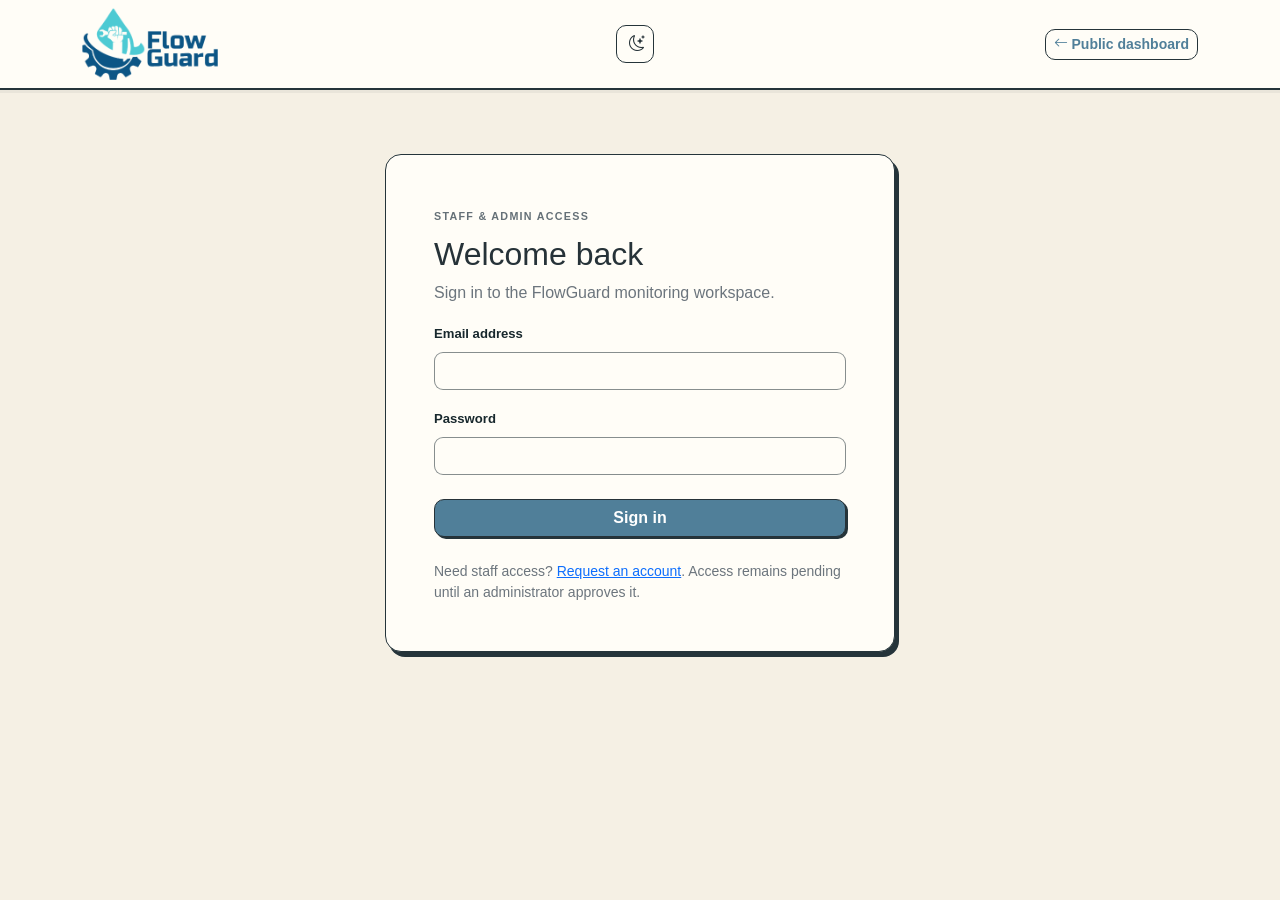
<file: login.html>
<!doctype html><html lang="en" data-bs-theme="light"><head><meta charset="utf-8"><meta name="viewport" content="width=device-width,initial-scale=1"><title>Login · FlowGuard</title><link href="https://cdn.jsdelivr.net/npm/bootstrap@5.3.3/dist/css/bootstrap.min.css" rel="stylesheet"><link href="https://cdn.jsdelivr.net/npm/bootstrap-icons@1.11.3/font/bootstrap-icons.min.css" rel="stylesheet"><link href="css/style.css" rel="stylesheet"><link href="css/portal.css" rel="stylesheet"></head><body class="auth-page"><nav class="navbar app-navbar"><div class="container"><a class="navbar-brand flowguard-brand" href="index.html"><img src="assets/flowguard-logo.png" alt="FlowGuard"></a><button id="themeToggle" class="btn btn-icon" aria-label="Toggle theme"><i class="bi bi-moon-stars"></i></button><a class="btn btn-sm btn-outline-primary" href="index.html"><i class="bi bi-arrow-left me-1"></i>Public dashboard</a></div></nav><main class="container py-5"><div class="auth-card card mx-auto"><div class="card-body p-4 p-md-5"><span class="eyebrow">STAFF & ADMIN ACCESS</span><h1 class="h2 mt-2">Welcome back</h1><p class="text-secondary">Sign in to the FlowGuard monitoring workspace.</p><div id="authMessage" class="alert d-none" role="status"></div><form data-auth="login"><div class="mb-3"><label class="form-label" for="email">Email address</label><input class="form-control" id="email" name="email" type="email" autocomplete="username" required></div><div class="mb-3"><label class="form-label" for="password">Password</label><input class="form-control" id="password" name="password" type="password" autocomplete="current-password" required></div><button class="btn btn-primary w-100 mt-2" type="submit">Sign in</button></form><p class="small text-secondary mt-4 mb-0">Need staff access? <a href="register.html">Request an account</a>. Access remains pending until an administrator approves it.</p></div></div></main><script src="config.js"></script><script type="module" src="js/auth.js"></script></body></html>
</file>
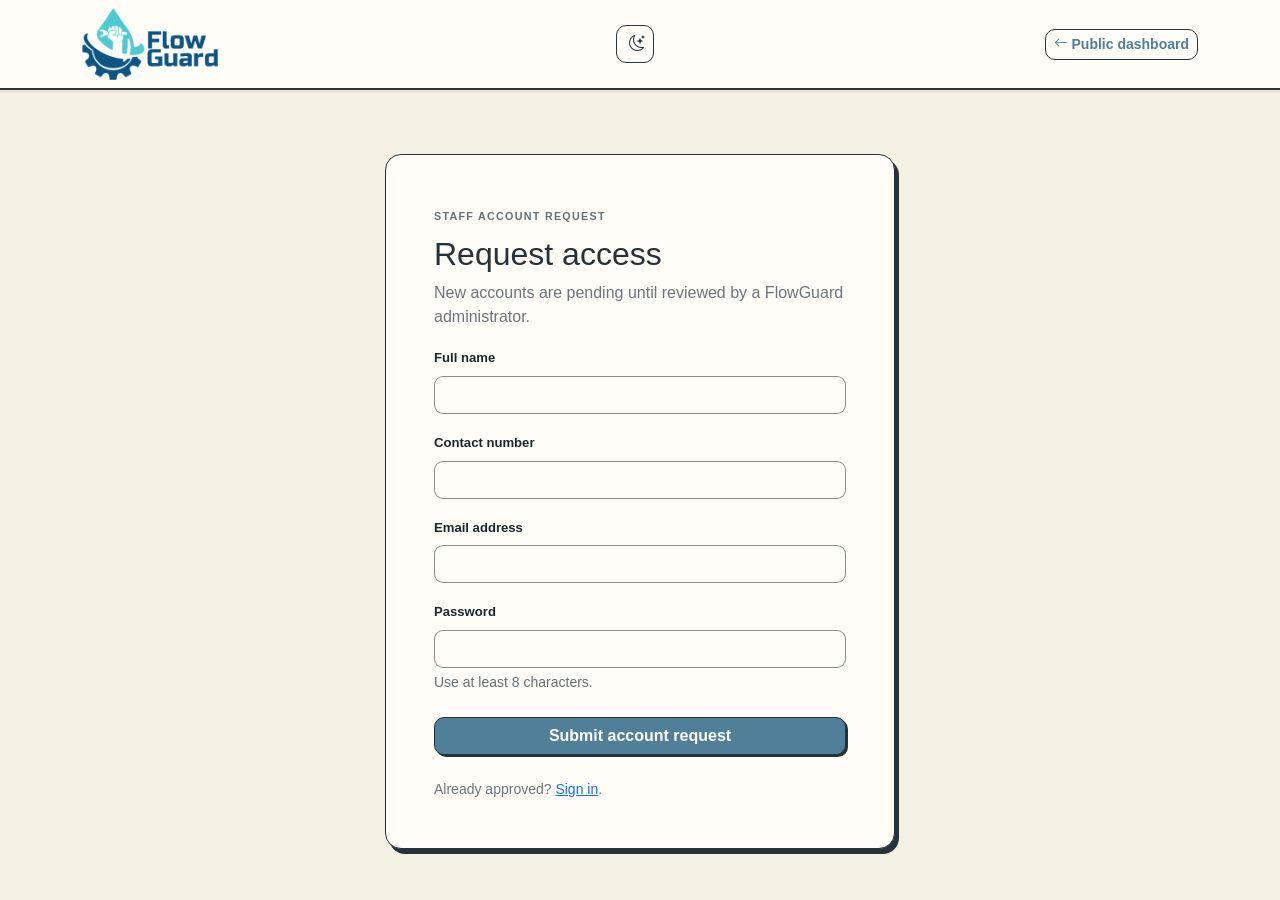
<file: register.html>
<!doctype html><html lang="en" data-bs-theme="light"><head><meta charset="utf-8"><meta name="viewport" content="width=device-width,initial-scale=1"><title>Request access · FlowGuard</title><link href="https://cdn.jsdelivr.net/npm/bootstrap@5.3.3/dist/css/bootstrap.min.css" rel="stylesheet"><link href="https://cdn.jsdelivr.net/npm/bootstrap-icons@1.11.3/font/bootstrap-icons.min.css" rel="stylesheet"><link href="css/style.css" rel="stylesheet"><link href="css/portal.css" rel="stylesheet"></head><body class="auth-page"><nav class="navbar app-navbar"><div class="container"><a class="navbar-brand flowguard-brand" href="index.html"><img src="assets/flowguard-logo.png" alt="FlowGuard"></a><button id="themeToggle" class="btn btn-icon" aria-label="Toggle theme"><i class="bi bi-moon-stars"></i></button><a class="btn btn-sm btn-outline-primary" href="index.html"><i class="bi bi-arrow-left me-1"></i>Public dashboard</a></div></nav><main class="container py-5"><div class="auth-card card mx-auto"><div class="card-body p-4 p-md-5"><span class="eyebrow">STAFF ACCOUNT REQUEST</span><h1 class="h2 mt-2">Request access</h1><p class="text-secondary">New accounts are pending until reviewed by a FlowGuard administrator.</p><div id="authMessage" class="alert d-none" role="status"></div><form data-auth="register"><div class="mb-3"><label class="form-label" for="full_name">Full name</label><input class="form-control" id="full_name" name="full_name" autocomplete="name" required maxlength="120"></div><div class="mb-3"><label class="form-label" for="contact_number">Contact number</label><input class="form-control" id="contact_number" name="contact_number" type="tel" autocomplete="tel" maxlength="40"></div><div class="mb-3"><label class="form-label" for="email">Email address</label><input class="form-control" id="email" name="email" type="email" autocomplete="email" required></div><div class="mb-3"><label class="form-label" for="password">Password</label><input class="form-control" id="password" name="password" type="password" autocomplete="new-password" minlength="8" required><div class="form-text">Use at least 8 characters.</div></div><button class="btn btn-primary w-100 mt-2" type="submit">Submit account request</button></form><p class="small text-secondary mt-4 mb-0">Already approved? <a href="login.html">Sign in</a>.</p></div></div></main><script src="config.js"></script><script type="module" src="js/auth.js"></script></body></html>
</file>
<file: css/style.css>
:root{--bg:#f5f0e4;--surface:#fffdf7;--surface-2:#f8f6ee;--text:#263238;--heading:#18282d;--muted:#657077;--border:#25343a;--blue:#b9dded;--blue-strong:#507f99;--yellow:#f8d66b;--green:#cce5ba;--pink:#f2bfce;--danger:#c63d50;--shadow:4px 5px 0 #25343a;--radius:16px;--bs-body-bg:var(--bg);--bs-body-color:var(--text);--bs-secondary-color:var(--muted);--bs-card-bg:var(--surface);--bs-border-color:var(--border);--bs-primary:#507f99;--bs-primary-rgb:80,127,153;--bs-danger:#c63d50;--bs-danger-rgb:198,61,80;--bs-link-color:#345e76;--bs-link-hover-color:#263f51}
html[data-bs-theme=dark]{--bg:#151e24;--surface:#233039;--surface-2:#1a262e;--text:#edf1eb;--heading:#fff9e9;--muted:#bdc9cb;--border:#52636a;--blue:#85b9d2;--blue-strong:#85b9d2;--yellow:#eac45d;--green:#b5d9a2;--pink:#e8a9bf;--danger:#ff8b9b;--shadow:4px 5px 0 #0a1015;--bs-primary:#85b9d2;--bs-primary-rgb:133,185,210;--bs-danger:#ff8b9b;--bs-danger-rgb:255,139,155;--bs-link-color:#a8d4e8;--bs-link-hover-color:#d8effa;color-scheme:dark}
.nav-actions{display:flex;align-items:center;gap:.55rem!important}
.nav-actions .btn{height:38px;display:inline-flex;align-items:center;justify-content:center;padding:0 14px;border:1.5px solid var(--border);border-radius:10px;font-size:.78rem;line-height:1;box-shadow:2px 2px 0 var(--border)}
.nav-actions .btn-icon{width:38px;padding:0}
.nav-actions .btn-outline-primary{--bs-btn-color:var(--text);--bs-btn-border-color:var(--border);--bs-btn-hover-bg:var(--surface-2);--bs-btn-hover-color:var(--heading);--bs-btn-hover-border-color:var(--border);background:var(--surface)}
.nav-actions .btn-primary{--bs-btn-bg:#507f99;--bs-btn-border-color:var(--border);--bs-btn-hover-bg:#406a82;--bs-btn-hover-border-color:var(--border);--bs-btn-color:#fff;--bs-btn-hover-color:#fff}
@media(max-width:991.98px){.nav-actions{padding:8px 0 12px}}
*{box-sizing:border-box}body{background:var(--bg);color:var(--text);font-family:'DM Sans',Arial,sans-serif;line-height:1.5;transition:background .2s,color .2s}.navbar,.card,.modal-content,.list-group-item{--bs-card-bg:var(--surface)}h1,h2,h3,h4,.navbar-brand,.temperature{font-family:'Space Grotesk','DM Sans',sans-serif;color:var(--heading);font-weight:700}.app-navbar{background:var(--surface);border-bottom:2px solid var(--border);box-shadow:0 3px 0 rgba(37,52,58,.06)}.navbar-brand{font-size:1.08rem;letter-spacing:.045em}.brand-mark{width:34px;height:34px;display:grid;place-items:center;background:var(--blue);border:2px solid var(--border);border-radius:10px;color:#263238}.brand-accent{color:var(--blue-strong)}.nav-link{font-weight:600;color:var(--muted)}.nav-link.active,.nav-link:hover{color:var(--heading)}.btn{font-weight:700;border-radius:10px}.btn-primary{--bs-btn-bg:#507f99;--bs-btn-border-color:#263238;--bs-btn-hover-bg:#406a82;--bs-btn-hover-border-color:#263238;--bs-btn-color:white;--bs-btn-hover-color:white;box-shadow:2px 2px 0 var(--border)}.btn-outline-primary{--bs-btn-color:var(--blue-strong);--bs-btn-border-color:var(--border);--bs-btn-hover-bg:var(--blue);--bs-btn-hover-color:var(--heading);--bs-btn-hover-border-color:var(--border)}.btn-danger{--bs-btn-bg:#c63d50;--bs-btn-border-color:#7f2634;--bs-btn-hover-bg:#aa3042;--bs-btn-hover-border-color:#7f2634;box-shadow:2px 2px 0 #7f2634}.btn-icon{width:38px;height:38px;border:1px solid var(--border);color:var(--text);display:grid;place-items:center}.btn-icon:hover{background:var(--surface-2)}.page-heading{padding-top:.25rem}.page-heading h1{font-size:clamp(1.8rem,3vw,2.5rem);margin:.3rem 0}.eyebrow{font-size:.67rem;letter-spacing:.12em;font-weight:700;color:var(--muted)}.live-dot,.status-dot{display:inline-block;width:9px;height:9px;background:#4eaa6a;border-radius:50%;margin-right:.4rem;box-shadow:0 0 0 3px rgba(78,170,106,.14)}.system-pill{display:flex;align-items:center;background:var(--surface);border:1px solid var(--border);border-radius:12px;padding:9px 13px;box-shadow:2px 2px 0 rgba(37,52,58,.12)}.system-pill strong,.system-pill small{display:block;font-size:.72rem}.system-pill small{color:var(--muted)}.system-pill>i{color:var(--muted)}.card{height:100%;border:1.5px solid var(--border);border-radius:var(--radius);box-shadow:var(--shadow);overflow:hidden;background:var(--surface)}.card-header,.card-footer{background:transparent;border-color:color-mix(in srgb,var(--border) 28%,transparent);padding:1rem 1.25rem}.card-header h2{color:var(--heading)}.card-body{color:var(--text)}.status-overview{background:var(--blue)}html[data-bs-theme=dark] .status-overview{background:#293e49}.status-overview .eyebrow{color:color-mix(in srgb,var(--heading) 72%,transparent)}.risk-icon,.weather-icon{width:44px;height:44px;border:1.5px solid var(--border);border-radius:13px;display:grid;place-items:center;font-size:1.25rem;background:var(--surface)}.risk-meter{height:9px;border:1px solid var(--border);border-radius:20px;background:rgba(255,255,255,.6);overflow:hidden}.risk-meter span{display:block;height:100%;width:48%;background:#e3bd4d;transition:width .3s,background .3s}.mini-stat-row{display:flex;gap:2rem;border-top:1px solid rgba(37,52,58,.18);padding-top:14px}.mini-stat-row div{display:flex;flex-direction:column}.mini-stat-row strong{font:700 1.2rem 'Space Grotesk';color:var(--heading)}.mini-stat-row span{font-size:.72rem;color:var(--muted)}.weather-card .weather-icon{background:#f8d66b}.weather-main{display:flex;justify-content:space-between;align-items:center;margin:1rem 0}.temperature{font-size:2.7rem;line-height:1}.weather-condition{display:block;color:var(--muted);font-size:.8rem}.weather-metrics{display:flex;gap:1rem}.weather-metrics>div{display:flex;align-items:center;gap:.45rem}.weather-metrics i{font-size:1.1rem;color:var(--blue-strong)}.weather-metrics strong,.weather-metrics small{display:block;font-size:.75rem}.weather-metrics small{font-size:.65rem;color:var(--muted)}.forecast-strip{display:grid;grid-template-columns:repeat(3,1fr);gap:8px;border-top:1px solid color-mix(in srgb,var(--border) 20%,transparent);padding-top:12px}.forecast-day{display:grid;grid-template-columns:1fr auto;align-items:center;column-gap:6px;font-size:.67rem;color:var(--muted)}.forecast-day>i{grid-row:span 2;color:#507f99;font-size:1rem}.forecast-day strong{font-size:.78rem;color:var(--heading)}.forecast-day small{grid-column:1/-1}.risk-card{background:var(--surface-2)}.risk-context{display:flex;gap:12px;align-items:center;background:var(--surface);border:1px solid color-mix(in srgb,var(--border) 40%,transparent);border-radius:12px;padding:12px}.context-icon{width:38px;height:38px;background:var(--blue);border-radius:10px;display:grid;place-items:center;font-size:1.1rem;color:#31556b}.risk-context strong,.risk-context small{display:block;font-size:.8rem}.risk-context small{color:var(--muted);font-size:.72rem}.risk-legend{display:flex;gap:6px;flex-wrap:wrap}.badge-risk{font-size:.58rem;letter-spacing:.04em;border:1px solid currentColor;border-radius:20px;padding:3px 8px;font-weight:700}.risk-low{color:#378054}.risk-moderate{color:#9a7900}.risk-high{color:#bd641b}.risk-critical{color:#bd3345}.section-title h2{color:var(--heading)}.summary-card{border:1.5px solid var(--border);border-radius:14px;background:var(--surface);box-shadow:3px 3px 0 rgba(37,52,58,.18);padding:14px;min-height:92px;display:flex;align-items:center;gap:12px}.summary-icon{width:38px;height:38px;border-radius:11px;display:grid;place-items:center;font-size:1.05rem;border:1px solid currentColor}.summary-card strong{display:block;color:var(--heading);font:700 1.35rem 'Space Grotesk'}.summary-card small{display:block;color:var(--muted);font-weight:600;font-size:.7rem}.state-normal .summary-icon{background:#e1f0d6;color:#39844f}.state-warning .summary-icon{background:#fff0bd;color:#9a7900}.state-high-risk .summary-icon{background:#ffe0bd;color:#ba641b}.state-critical .summary-icon{background:#f8d7dc;color:#bd3345}.state-offline .summary-icon{background:#e2e3e5;color:#62686d}html[data-bs-theme=dark] .state-normal .summary-icon{background:#284535}html[data-bs-theme=dark] .state-warning .summary-icon{background:#4b4528}html[data-bs-theme=dark] .state-high-risk .summary-icon{background:#503927}html[data-bs-theme=dark] .state-critical .summary-icon{background:#512c34}html[data-bs-theme=dark] .state-offline .summary-icon{background:#394247}.map-card .card-header{border-bottom:1.5px solid color-mix(in srgb,var(--border) 25%,transparent)}#drainMap{min-height:450px;z-index:1}.map-legend{display:flex;gap:10px;flex-wrap:wrap}.map-legend span{font-size:.65rem;color:var(--muted);white-space:nowrap}.legend-dot{display:inline-block;width:9px;height:9px;border-radius:50%;margin-right:4px}.legend-dot.normal{background:#43a765}.legend-dot.warning{background:#e3c13e}.legend-dot.high-risk{background:#ed8a39}.legend-dot.critical{background:#d34552}.legend-dot.offline{background:#858b90}.leaflet-popup-content-wrapper,.leaflet-popup-tip{background:var(--surface);color:var(--text)}.leaflet-popup-content{font-family:'DM Sans',sans-serif}.drain-popup{min-width:170px}.drain-popup strong{color:var(--heading);font-family:'Space Grotesk'}.drain-popup .popup-status{font-size:.72rem;font-weight:700}.drain-popup p{margin:.35rem 0;font-size:.75rem}.drain-popup a{font-size:.72rem;font-weight:700}.drain-marker{width:18px;height:18px;border:3px solid white;border-radius:50%;box-shadow:0 0 0 2px rgba(24,40,45,.75),0 2px 5px #18282d80}.drain-marker.normal{background:#43a765}.drain-marker.warning{background:#e3c13e}.drain-marker.high-risk{background:#ed8a39}.drain-marker.critical{background:#d34552;animation:criticalPulse 1.6s infinite}.drain-marker.offline{background:#858b90}@keyframes criticalPulse{50%{box-shadow:0 0 0 6px #d3455233,0 0 0 2px rgba(24,40,45,.75)}}.alert-count{font-size:.68rem;font-weight:700;color:var(--danger);background:color-mix(in srgb,var(--danger) 12%,transparent);padding:5px 9px;border-radius:15px}.alerts-card .list-group{min-height:280px}.list-group-item{background:var(--surface);color:var(--text);border-color:color-mix(in srgb,var(--border) 22%,transparent);padding:1rem 1.25rem}.alert-item{display:flex;gap:11px}.alert-item .alert-symbol{width:34px;height:34px;flex:none;display:grid;place-items:center;border-radius:10px;background:#f8d7dc;color:#bd3345}.alert-item.warning .alert-symbol{background:#fff0bd;color:#9a7900}.alert-item strong{font-size:.82rem;display:block;color:var(--heading)}.alert-item small{display:block;font-size:.7rem;color:var(--muted)}.alert-item p{font-size:.72rem;margin:.25rem 0 0;color:var(--text)}.empty-alerts{padding:2rem 1.25rem;text-align:center;color:var(--muted);font-size:.82rem}.about-strip{display:flex;align-items:center;justify-content:space-between;gap:24px;background:var(--blue);border:1.5px solid var(--border);border-radius:var(--radius);padding:18px 22px;box-shadow:3px 3px 0 rgba(37,52,58,.17)}html[data-bs-theme=dark] .about-strip{background:#293e49}.about-strip h2{color:var(--heading)}.about-strip p{max-width:720px}.about-meta{display:grid;gap:7px;white-space:nowrap;font-size:.73rem;font-weight:700}.about-meta i{color:var(--blue-strong);margin-right:5px}.app-footer{display:flex;justify-content:space-between;gap:12px;padding:10px 2px 56px;color:var(--muted);font-size:.68rem}.emergency-fab{position:fixed;z-index:1040;left:18px;bottom:18px;border-radius:30px;padding:11px 17px;box-shadow:3px 4px 0 #7f2634}.emergency-fab i{margin-right:7px}.modal-content{border:1.5px solid var(--border);border-radius:18px;box-shadow:6px 7px 0 rgba(0,0,0,.2)}.modal-header,.modal-footer{border-color:color-mix(in srgb,var(--border) 25%,transparent)}.contact-list{display:grid;gap:8px}.contact-list a{display:flex;align-items:center;gap:10px;padding:10px;border:1px solid color-mix(in srgb,var(--border) 25%,transparent);border-radius:11px;text-decoration:none;color:var(--text)}.contact-list a:hover{background:var(--surface-2)}.contact-icon{width:34px;height:34px;border-radius:9px;display:grid;place-items:center;background:#e4eef5;color:#416f89}.contact-icon.medical{background:#fce4e7;color:#bb3c4e}.contact-icon.fire{background:#ffebd9;color:#bb641b}.contact-icon.barangay{background:#e5f0dc;color:#477b3c}.contact-list a span:nth-child(2){flex:1}.contact-list strong,.contact-list small{display:block}.contact-list strong{font-size:.83rem}.contact-list small{font-size:.67rem;color:var(--muted)}.contact-list b{font:700 .85rem 'Space Grotesk';color:var(--heading)}.critical-modal .modal-dialog{}.critical-symbol{display:grid;place-items:center;width:48px;height:48px;border-radius:14px;background:#f8d7dc;color:#bd3345;font-size:1.35rem}.critical-drain-row{padding:10px 12px;background:var(--surface-2);border:1px solid color-mix(in srgb,var(--border) 22%,transparent);border-radius:10px;margin-top:8px}.critical-drain-row strong,.critical-drain-row small{display:block}.critical-drain-row small{color:var(--muted);font-size:.75rem}.safety-copy{background:#fff3cd;color:#765900;border-radius:9px;padding:10px;font-size:.78rem}html[data-bs-theme=dark] .safety-copy{background:#494126;color:#f0dda0}.leaflet-control-attribution{font-size:9px!important}@media(max-width:767.98px){#drainMap{min-height:350px}.about-strip{align-items:flex-start;flex-direction:column}.about-meta{white-space:normal;grid-template-columns:1fr 1fr}.app-footer{flex-direction:column}.weather-metrics{gap:.6rem}.weather-main{align-items:flex-start}.map-legend{gap:6px}.emergency-fab{left:12px;bottom:12px;padding:10px 14px}}@media(prefers-reduced-motion:reduce){*,*::before,*::after{animation-duration:.01ms!important;transition-duration:.01ms!important;scroll-behavior:auto!important}}
</file>
<file: css/portal.css>
.auth-page{min-height:100vh}.auth-card{max-width:510px;margin-top:1rem}.form-control,.form-select{background-color:var(--surface);color:var(--text);border:1px solid color-mix(in srgb,var(--border) 55%,transparent);border-radius:9px}.form-control:focus,.form-select:focus{background-color:var(--surface);color:var(--text);border-color:var(--blue-strong);box-shadow:0 0 0 .2rem color-mix(in srgb,var(--blue-strong) 25%,transparent)}.form-label{font-size:.82rem;font-weight:700;color:var(--heading)}.form-text{color:var(--muted)}.portal-tabs{gap:4px}.portal-tabs .nav-link{color:var(--muted);font-weight:700}.portal-tabs .nav-link.active{background:#507f99;color:#fff}.table{--bs-table-bg:transparent;--bs-table-color:var(--text);--bs-table-border-color:color-mix(in srgb,var(--border) 20%,transparent);margin-bottom:0;font-size:.78rem}.table th{font-size:.68rem;letter-spacing:.04em;text-transform:uppercase;color:var(--muted);white-space:nowrap}.table td{min-width:72px}.text-bg-warning{color:#433500!important}.profile-details{display:grid;grid-template-columns:repeat(2,minmax(0,1fr));gap:0 18px;margin-bottom:0}.profile-details>div{padding:10px 0;border-bottom:1px solid color-mix(in srgb,var(--border) 18%,transparent)}.profile-details dt{font-size:.66rem;text-transform:uppercase;letter-spacing:.06em;color:var(--muted)}.profile-details dd{font-size:.85rem;margin:2px 0 0;color:var(--heading);font-weight:600}@media(max-width:575.98px){.profile-details{grid-template-columns:1fr}}
.flowguard-brand{padding:0;margin-right:.5rem;line-height:1}.flowguard-brand img{display:block;width:136px;height:72px;object-fit:contain}.hero-map-card{min-height:630px}.hero-map-card #drainMap{height:min(70vh,720px);min-height:500px}.contact-sidebar{background:var(--surface)}.contact-sidebar .card-body{display:flex;flex-direction:column}.contact-card-list{display:grid;gap:9px;margin-top:.4rem}.sidebar-contact{display:flex;align-items:center;gap:10px;padding:10px 9px;border:1px solid color-mix(in srgb,var(--border) 24%,transparent);border-radius:11px;text-decoration:none;color:var(--text);transition:background .18s}.sidebar-contact:hover{background:var(--surface-2)}.sidebar-contact>span:nth-child(2){flex:1}.sidebar-contact small,.sidebar-contact strong{display:block}.sidebar-contact small{font-size:.69rem;color:var(--muted)}.sidebar-contact strong{font-size:.9rem;color:var(--heading)}.sidebar-contact .call-icon{font-size:.76rem;color:var(--blue-strong)}.sidebar-contact-icon{width:34px;height:34px;border-radius:9px;display:grid;place-items:center;background:#e4eef5;color:#416f89}.sidebar-contact-icon.medical{background:#fce4e7;color:#bb3c4e}.sidebar-contact-icon.fire{background:#ffebd9;color:#bb641b}.sidebar-contact-icon.barangay{background:#e5f0dc;color:#477b3c}.contact-safety-note{margin-top:auto;padding:12px 9px 0;color:var(--muted);font-size:.69rem}.pipe-line{display:inline-block;width:24px;height:4px;border-radius:4px;margin:0 4px 2px 0}.pipe-a{background:#17aebb}.pipe-b{background:#14649a}.pipe-c{background:#42a9d0}.pipe-d{background:#195f86}@media(max-width:991.98px){.flowguard-brand img{width:120px;height:64px}.hero-map-card{min-height:0}.hero-map-card #drainMap{height:460px;min-height:380px}.contact-sidebar .card-body{padding-bottom:1.25rem!important}.contact-safety-note{margin-top:14px}}@media(max-width:575.98px){.hero-map-card #drainMap{height:390px;min-height:350px}.map-legend{gap:5px}}
.hero-map-card{min-height:0}.hero-map-card #drainMap{height:auto;min-height:0}.pipe-map{overflow:hidden;background:#141a1b;border-radius:0 0 14px 14px}.pipe-diagram{display:block;width:100%;height:auto;aspect-ratio:1200/560;background:#141a1b}.pipe-shaft{fill:none;stroke:#68787b;stroke-width:142;stroke-linecap:square;stroke-linejoin:miter}.pipe-water{fill:none;stroke:#08785f;stroke-width:86;stroke-linecap:square;stroke-linejoin:miter}.pipe-flowline{fill:none;stroke:#9bd2a0;stroke-width:3;stroke-dasharray:18 15;stroke-linecap:round;opacity:.85}.pipe-edge{fill:none;stroke:#87979a;stroke-width:7;opacity:.9}.pipe-end{fill:none;stroke:#a0adaf;stroke-width:10}.pipe-label{fill:#e9f3ef;font:700 19px 'DM Sans',sans-serif;letter-spacing:1px;paint-order:stroke;stroke:#141a1b;stroke-width:6px}.pipe-caption{fill:#c5d0ce;font:600 14px 'DM Sans',sans-serif;letter-spacing:2px}.pipe-junction circle{fill:#0a6b50;stroke:#8ad39b;stroke-width:4}.pipe-junction path{fill:#76d328;stroke:#31951e;stroke-width:2}.pipe-drain-marker{cursor:pointer;outline:none}.marker-halo{fill:#172021;stroke:#e9f2ed;stroke-width:3;transition:r .15s,stroke-width .15s}.marker-core{stroke:#121718;stroke-width:1.5}.marker-code{fill:#f8fffa;font:700 15px 'DM Sans',sans-serif;paint-order:stroke;stroke:#141a1b;stroke-width:5px;stroke-linejoin:round}.status-normal .marker-core{fill:#43bd69}.status-warning .marker-core{fill:#e9c746}.status-high-risk .marker-core{fill:#ef9139}.status-critical .marker-core{fill:#e34b55}.status-offline .marker-core{fill:#929a9d}.pipe-drain-marker:hover .marker-halo,.pipe-drain-marker:focus .marker-halo{r:18;stroke-width:5}.drain-marker-focus .marker-halo{r:22;stroke:#fff;stroke-width:7;animation:pipeMarkerFocus 1s ease-in-out 2}.status-critical .marker-core{filter:drop-shadow(0 0 5px #ed485d)}@keyframes pipeMarkerFocus{50%{r:27;stroke:#f9da68}}@media(max-width:991.98px){.hero-map-card #drainMap{height:auto;min-height:0}}@media(max-width:575.98px){.pipe-map{max-height:370px;overflow-x:auto;overflow-y:hidden}.pipe-diagram{width:760px;min-width:760px;height:auto;min-height:0}.pipe-label{font-size:22px}.pipe-caption{font-size:17px}.marker-code{font-size:18px}}
</file>
